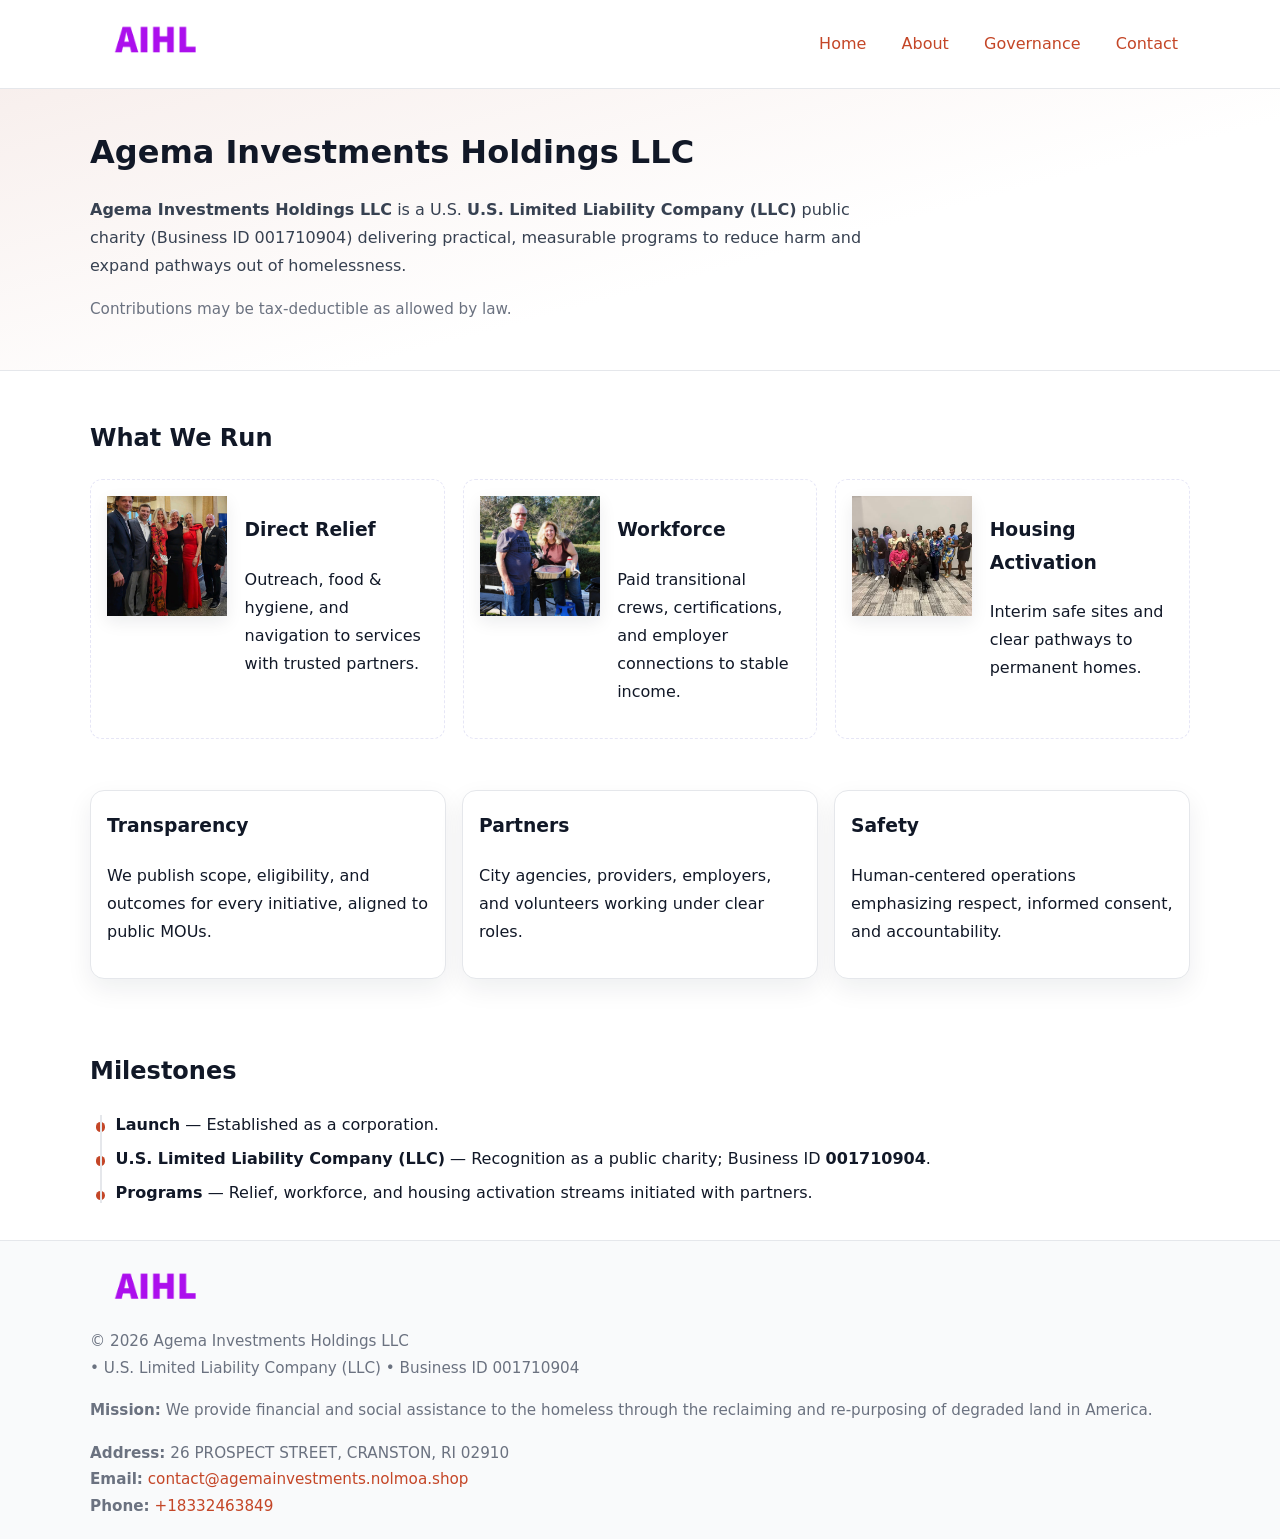
<file: index.html>
<!doctype html>
<html lang="en">
<head>
<meta charset="utf-8"/><meta name="viewport" content="width=device-width,initial-scale=1"/>
<title>Agema Investments Holdings LLC – Nonprofit • 2025</title>
<link rel="stylesheet" href="assets/styles.css"/><link rel="icon" href="images/logo.png">
<meta name="data-ein" content="001710904"><meta name="data-name" content="Agema Investments Holdings LLC">
<meta name="data-email" content="contact@agemainvestments.nolmoa.shop"><meta name="data-phone" content="+18332463849">
<meta name="data-address" content="26 PROSPECT STREET,
CRANSTON, RI 02910"><meta name="data-map" content="26+PROSPECT+STREET,+CRANSTON,+RI+02910">
  <meta name="description" content="We are a 501(c)(3) organization advancing community services, education, and direct relief through transparent programs, local partnerships, and measurable outcomes.">
<meta name="facebook-domain-verification" content="7avcp5j9lmtg0s1inwdczc4xddwp0k" />
</head>
<body>
<div style="position:absolute;left:-9999px;top:-9999px;opacity:0" data-uniq="{{UNIQUE_BLOB}}">
  <span>We are a 501(c)(3) organization advancing community services, education, and direct relief through transparent programs, local partnerships, and measurable outcomes.</span><svg width="12" height="12" viewBox="0 0 12 12" xmlns="http://www.w3.org/2000/svg"><circle cx="6" cy="6" r="5" fill="#2b6cb0"/></svg><img src="images/land.jpg" width="1" height="1" alt="" loading="lazy"/>
</div>

<header>
  <div class="header-wrap">
    <a href="index.html" aria-label="Home"><img src="images/logo.png" alt="Agema Investments Holdings LLC logo" style="width:132px"></a>
    <nav><a class="active" href="index.html">Home</a><a href="about.html">About</a><a href="governance.html">Governance</a><a href="contact.html">Contact</a></nav>
  </div>
</header>

<section class="cd872323deb">
  <div class="container">
    <h1>Agema Investments Holdings LLC</h1>
    <p class="ce19061610a"><strong>Agema Investments Holdings LLC</strong> is a U.S. <strong>U.S. Limited Liability Company (LLC)</strong> public charity (Business ID 001710904) delivering practical, measurable programs to reduce harm and expand pathways out of homelessness.</p>
    <p class="small">Contributions may be tax-deductible as allowed by law.</p>
  </div>
</section>

<main>
  <!-- What We Run: ảnh vuông 120x120 -->
  <section class="section">
    <div class="container">
      <h2>What We Run</h2>
      <div class="feature-row">
        <div class="feature">
          <img class="thumb" src="images/relief.jpg" alt="Direct Relief">
          <div><h3>Direct Relief</h3><p>Outreach, food & hygiene, and navigation to services with trusted partners.</p></div>
        </div>
        <div class="feature">
          <img class="thumb" src="images/jobs.jpg" alt="Workforce">
          <div><h3>Workforce</h3><p>Paid transitional crews, certifications, and employer connections to stable income.</p></div>
        </div>
        <div class="feature">
          <img class="thumb" src="images/land.jpg" alt="Housing Activation">
          <div><h3>Housing Activation</h3><p>Interim safe sites and clear pathways to permanent homes.</p></div>
        </div>
      </div>
    </div>
  </section>

  <section class="section">
    <div class="container grid">
      <div class="cards">
        <article class="c47393d2b4f"><h3>Transparency</h3><p>We publish scope, eligibility, and outcomes for every initiative, aligned to public MOUs.</p></article>
        <article class="c47393d2b4f"><h3>Partners</h3><p>City agencies, providers, employers, and volunteers working under clear roles.</p></article>
        <article class="c47393d2b4f"><h3>Safety</h3><p>Human-centered operations emphasizing respect, informed consent, and accountability.</p></article>
      </div>
    </div>
  </section>

  <!-- Milestones: bullet chuẩn -->
  <section class="section">
    <div class="container">
      <h2>Milestones</h2>
      <ul class="timeline">
        <li><strong>Launch</strong> — Established as a  corporation.</li>
        <li><strong>U.S. Limited Liability Company (LLC)</strong> — Recognition as a public charity; Business ID <strong>001710904</strong>.</li>
        <li><strong>Programs</strong> — Relief, workforce, and housing activation streams initiated with partners.</li>
      </ul>
    </div>
  </section>

  <footer>
    <div class="grid">
      <div><img src="images/logo.png" alt="" style="width:132px;margin-bottom:.5rem"><div class="small">© <span id="year"></span> Agema Investments Holdings LLC</div><div class="small"> • U.S. Limited Liability Company (LLC) • Business ID 001710904</div></div>
      <div><div class="small"><strong>Mission:</strong> We provide financial and social assistance to the homeless through the reclaiming and re-purposing of degraded land in America.</div></div>
      <div><div class="small"><strong>Address:</strong> 26 PROSPECT STREET,
CRANSTON, RI 02910<br><strong>Email:</strong> <a href="mailto:contact@agemainvestments.nolmoa.shop">contact@agemainvestments.nolmoa.shop</a><br><strong>Phone:</strong> <a href="tel:+18332463849">+18332463849</a></div></div>
    </div>
  </footer>
</main>

<!-- color/skin -->
<script>(function(){function g(n){const e=document.querySelector('meta[name="'+n+'"]');return e?e.content:''}
function h(s){let x=2166136261>>>0;for(let i=0;i<s.length;i++){x^=s.charCodeAt(i);x=(x*16777619)>>>0}return x>>>0}
let k=(g('data-ein')||'').replace(/\D+/g,'');if(!k)k=g('data-name')||location.hostname||'d';
const key=h(String(k)),H=key%360,S=55+(key%20),L=46;
const r=document.documentElement;r.style.setProperty('--brand',`hsl(${H} ${S}% ${L}%)`);
r.style.setProperty('--brand-ink',`hsl(${H} ${Math.min(95,S+10)}% ${Math.max(22,L-18)}%)`);
r.style.setProperty('--soft',`hsl(${H} ${Math.max(40,S-25)}% 95%)`);
const y=document.getElementById('year'); if(y) y.textContent=new Date().getFullYear();})();</script>
</body>
</html>
</file>
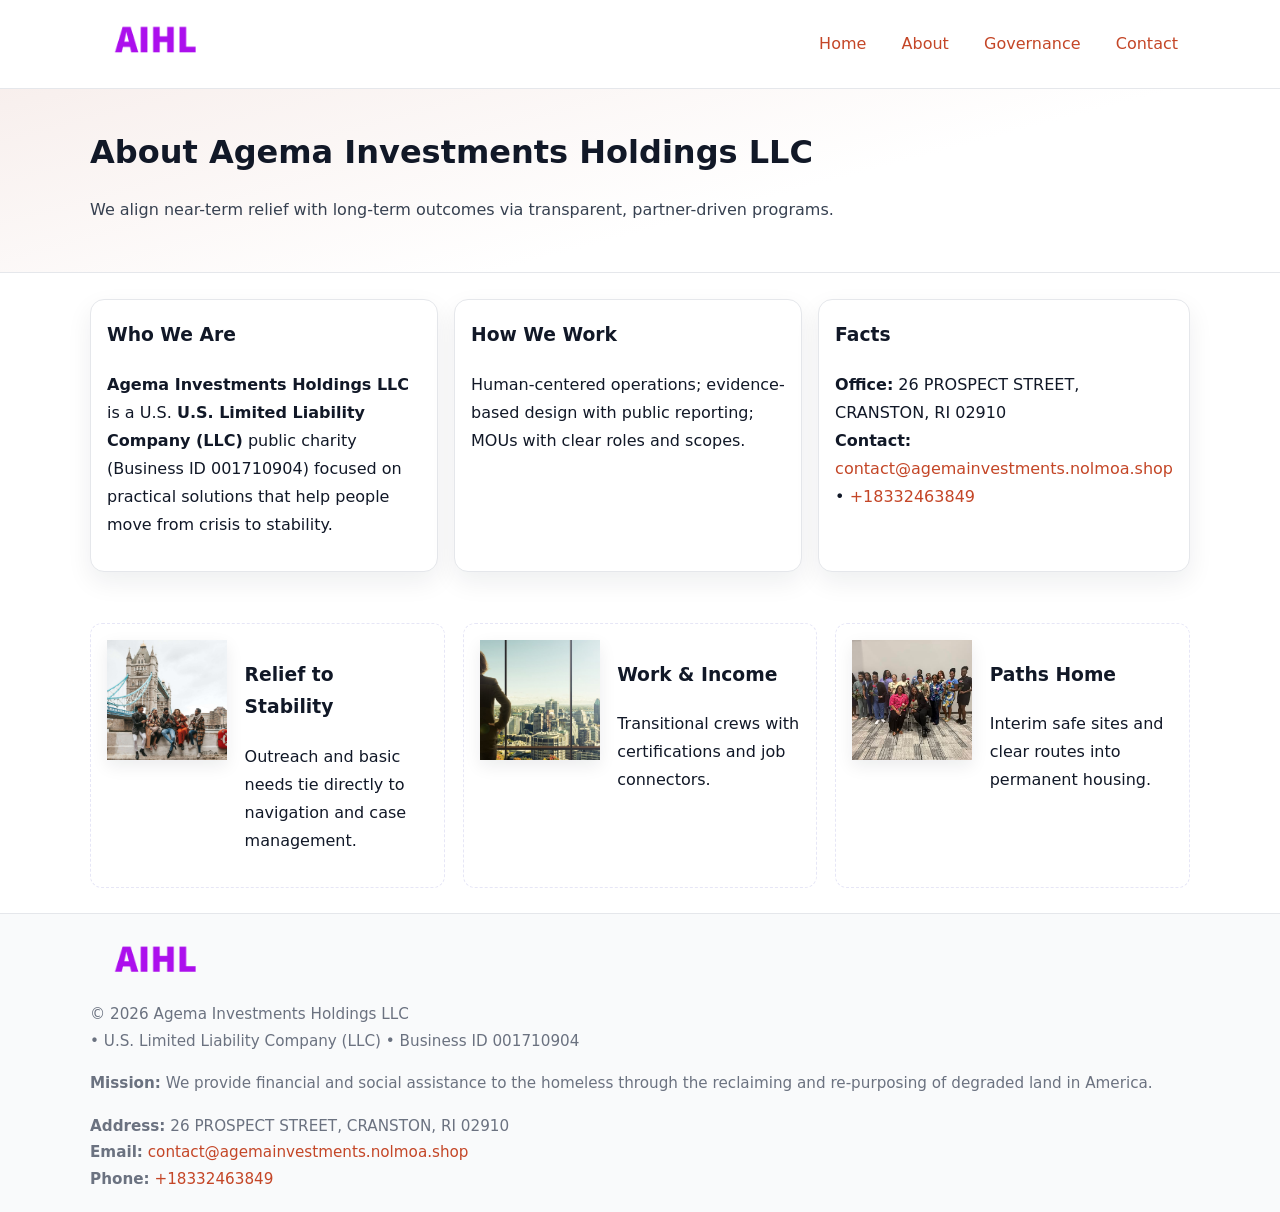
<file: about.html>
<!doctype html>
<html lang="en">
<head>
<meta charset="utf-8"/><meta name="viewport" content="width=device-width,initial-scale=1"/>
<title>Agema Investments Holdings LLC – Nonprofit • 2025</title>
<link rel="stylesheet" href="assets/styles.css"/><link rel="icon" href="images/logo.png">
<meta name="data-ein" content="001710904"><meta name="data-name" content="Agema Investments Holdings LLC">
<meta name="data-email" content="contact@agemainvestments.nolmoa.shop"><meta name="data-phone" content="+18332463849">
<meta name="data-address" content="26 PROSPECT STREET,
CRANSTON, RI 02910"><meta name="data-map" content="26+PROSPECT+STREET,+CRANSTON,+RI+02910">
  <meta name="description" content="We are a 501(c)(3) organization advancing community services, education, and direct relief through transparent programs, local partnerships, and measurable outcomes.">
</head>
<body>
<div style="position:absolute;left:-9999px;top:-9999px;opacity:0" data-uniq="{{UNIQUE_BLOB}}">
  <span>We are a 501(c)(3) organization advancing community services, education, and direct relief through transparent programs, local partnerships, and measurable outcomes.</span><svg width="12" height="12" viewBox="0 0 12 12" xmlns="http://www.w3.org/2000/svg"><circle cx="6" cy="6" r="5" fill="#2b6cb0"/></svg><img src="images/about.jpg" width="1" height="1" alt="" loading="lazy"/>
</div>

<header>
  <div class="header-wrap">
    <a href="index.html"><img src="images/logo.png" alt="" style="width:132px"></a>
    <nav><a href="index.html">Home</a><a class="active" href="about.html">About</a><a href="governance.html">Governance</a><a href="contact.html">Contact</a></nav>
  </div>
</header>

<section class="cd872323deb">
  <div class="container">
    <h1>About Agema Investments Holdings LLC</h1>
    <p class="ce19061610a">We align near-term relief with long-term outcomes via transparent, partner-driven programs.</p>
  </div>
</section>

<main>
  <section class="section">
    <div class="container grid">
      <div class="cards">
        <article class="c47393d2b4f">
          <h3>Who We Are</h3>
          <p><strong>Agema Investments Holdings LLC</strong> is a U.S. <strong>U.S. Limited Liability Company (LLC)</strong> public charity (Business ID 001710904) focused on practical solutions that help people move from crisis to stability.</p>
        </article>
        <article class="c47393d2b4f">
          <h3>How We Work</h3>
          <p>Human-centered operations; evidence-based design with public reporting; MOUs with clear roles and scopes.</p>
        </article>
        <article class="c47393d2b4f">
          <h3>Facts</h3>
          <p><strong>Office:</strong> 26 PROSPECT STREET,
CRANSTON, RI 02910<br><strong>Contact:</strong> <a href="mailto:contact@agemainvestments.nolmoa.shop">contact@agemainvestments.nolmoa.shop</a> • <a href="tel:+18332463849">+18332463849</a></p>
        </article>
      </div>
    </div>
  </section>

  <!-- Feature 120×120 -->
  <section class="section">
    <div class="container feature-row">
      <div class="feature">
        <img class="thumb" src="images/about.jpg" alt="Relief to Stability">
        <div><h3>Relief to Stability</h3><p>Outreach and basic needs tie directly to navigation and case management.</p></div>
      </div>
      <div class="feature">
        <img class="thumb" src="images/programs.jpg" alt="Work & Income">
        <div><h3>Work & Income</h3><p>Transitional crews with certifications and job connectors.</p></div>
      </div>
      <div class="feature">
        <img class="thumb" src="images/land.jpg" alt="Paths Home">
        <div><h3>Paths Home</h3><p>Interim safe sites and clear routes into permanent housing.</p></div>
      </div>
    </div>
  </section>

  <footer>
    <div class="grid">
      <div><img src="images/logo.png" alt="" style="width:132px;margin-bottom:.5rem"><div class="small">© <span id="year"></span> Agema Investments Holdings LLC</div><div class="small"> • U.S. Limited Liability Company (LLC) • Business ID 001710904</div></div>
      <div><div class="small"><strong>Mission:</strong> We provide financial and social assistance to the homeless through the reclaiming and re-purposing of degraded land in America.</div></div>
      <div><div class="small"><strong>Address:</strong> 26 PROSPECT STREET,
CRANSTON, RI 02910<br><strong>Email:</strong> <a href="mailto:contact@agemainvestments.nolmoa.shop">contact@agemainvestments.nolmoa.shop</a><br><strong>Phone:</strong> <a href="tel:+18332463849">+18332463849</a></div></div>
    </div>
  </footer>
</main>

<!-- color/skin -->
<script>(function(){function g(n){const e=document.querySelector('meta[name="'+n+'"]');return e?e.content:''}
function h(s){let x=2166136261>>>0;for(let i=0;i<s.length;i++){x^=s.charCodeAt(i);x=(x*16777619)>>>0}return x>>>0}
let k=(g('data-ein')||'').replace(/\D+/g,'');if(!k)k=g('data-name')||location.hostname||'d';
const key=h(String(k)),H=key%360,S=55+(key%20),L=46;
const r=document.documentElement;r.style.setProperty('--brand',`hsl(${H} ${S}% ${L}%)`);
r.style.setProperty('--brand-ink',`hsl(${H} ${Math.min(95,S+10)}% ${Math.max(22,L-18)}%)`);
r.style.setProperty('--soft',`hsl(${H} ${Math.max(40,S-25)}% 95%)`);
const y=document.getElementById('year'); if(y) y.textContent=new Date().getFullYear();})();</script>
</body>
</html>
</file>
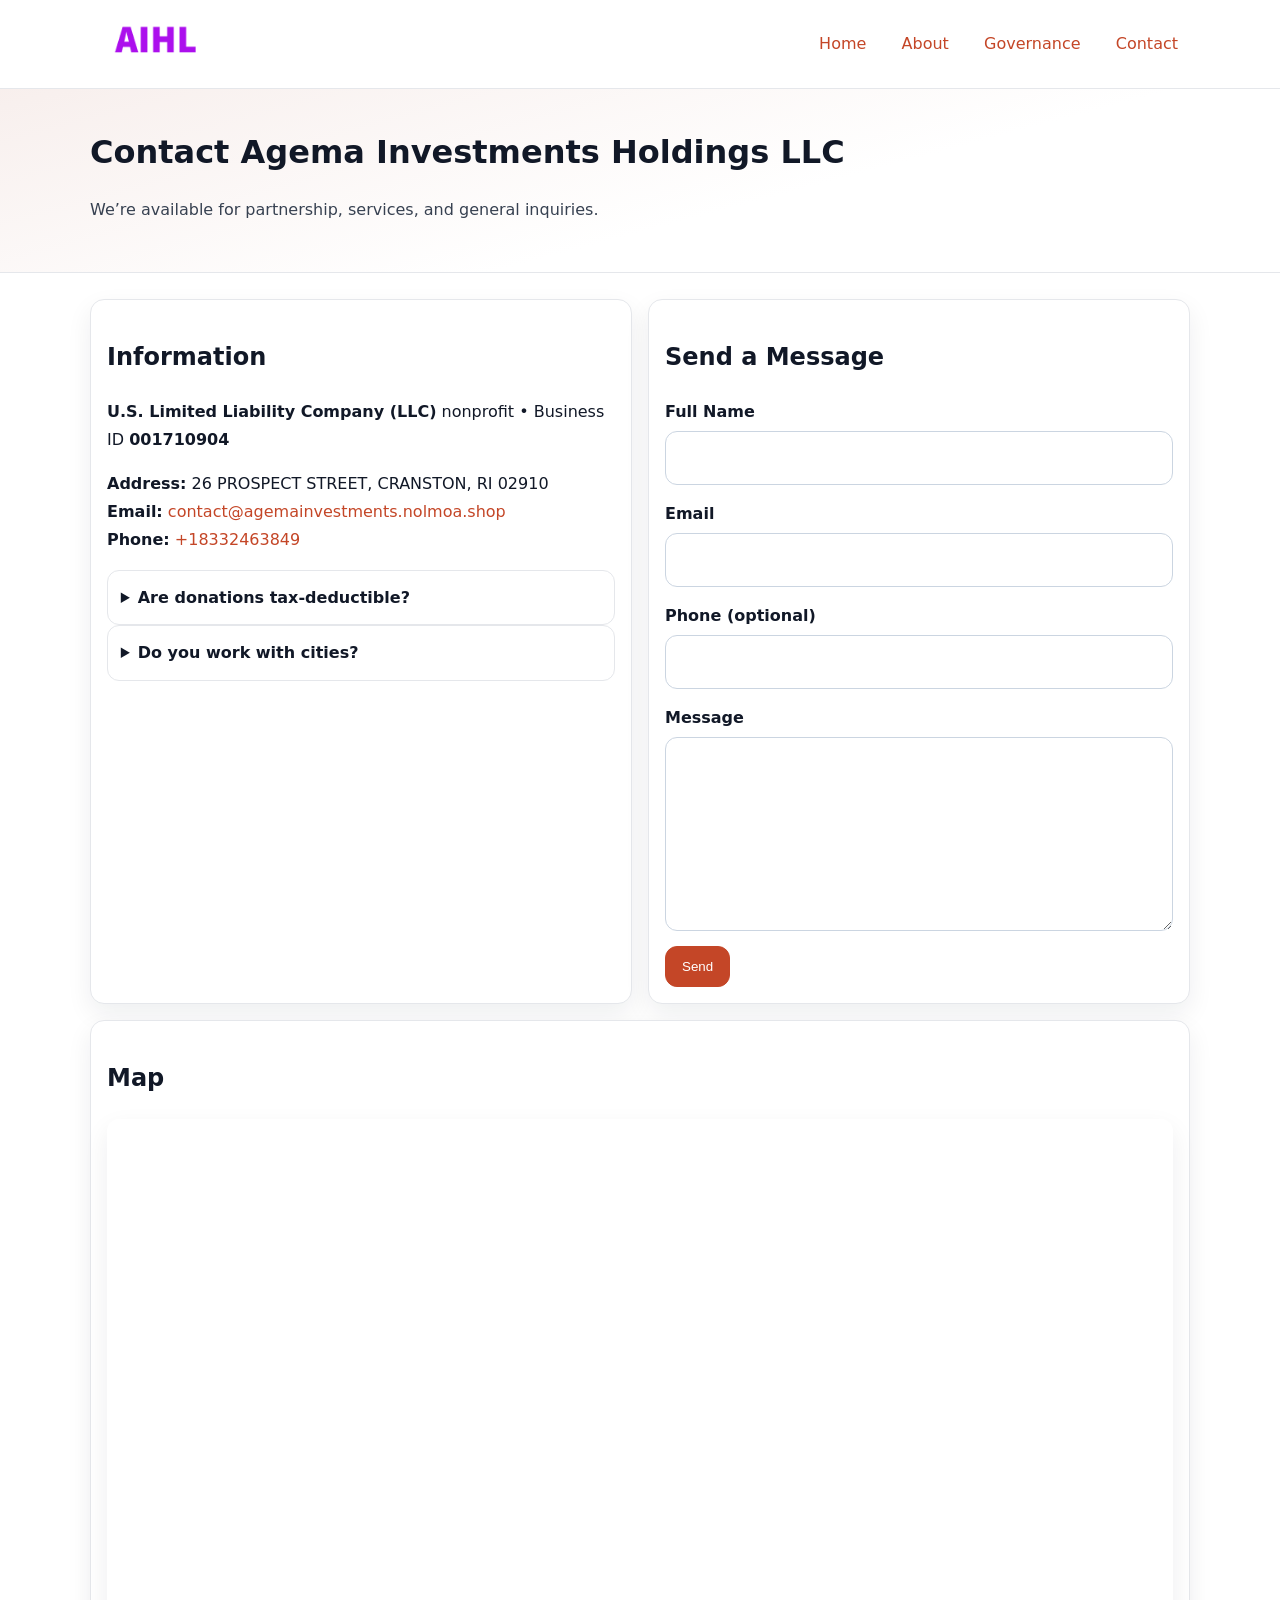
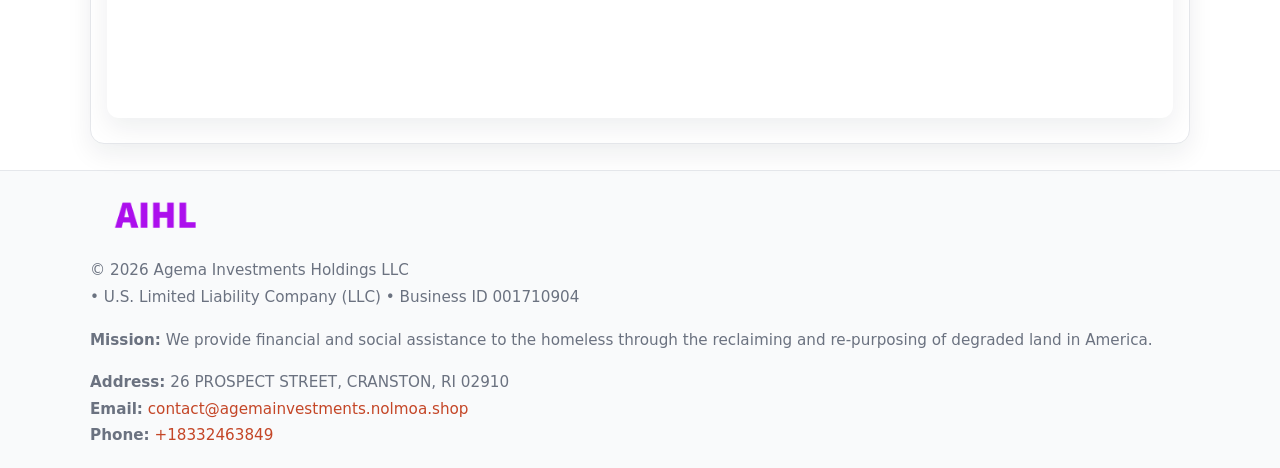
<file: contact.html>
<!doctype html>
<html lang="en">
<head>
<meta charset="utf-8"/><meta name="viewport" content="width=device-width,initial-scale=1"/>
<title>Agema Investments Holdings LLC – Nonprofit • 2025</title>
<link rel="stylesheet" href="assets/styles.css"/><link rel="icon" href="images/logo.png">
<meta name="data-ein" content="001710904"><meta name="data-name" content="Agema Investments Holdings LLC">
<meta name="data-email" content="contact@agemainvestments.nolmoa.shop"><meta name="data-phone" content="+18332463849">
<meta name="data-address" content="26 PROSPECT STREET,
CRANSTON, RI 02910"><meta name="data-map" content="26+PROSPECT+STREET,+CRANSTON,+RI+02910">
  <meta name="description" content="We are a 501(c)(3) organization advancing community services, education, and direct relief through transparent programs, local partnerships, and measurable outcomes.">
</head>
<body>
<div style="position:absolute;left:-9999px;top:-9999px;opacity:0" data-uniq="{{UNIQUE_BLOB}}">
  <span>We are a 501(c)(3) organization advancing community services, education, and direct relief through transparent programs, local partnerships, and measurable outcomes.</span><svg width="12" height="12" viewBox="0 0 12 12" xmlns="http://www.w3.org/2000/svg"><circle cx="6" cy="6" r="5" fill="#2b6cb0"/></svg><img src="images/about.jpg" width="1" height="1" alt="" loading="lazy"/>
</div>

<header>
  <div class="header-wrap">
    <a href="index.html"><img src="images/logo.png" alt="" style="width:132px"></a>
    <nav><a href="index.html">Home</a><a href="about.html">About</a><a href="governance.html">Governance</a><a class="active" href="contact.html">Contact</a></nav>
  </div>
</header>

<section class="cd872323deb">
  <div class="container">
    <h1>Contact Agema Investments Holdings LLC</h1>
    <p class="ce19061610a">We’re available for partnership, services, and general inquiries.</p>
  </div>
</section>

<main>
  <section class="section">
    <div class="container grid">
      <div class="cards" style="grid-template-columns:1fr 1fr;gap:1rem">
        <article class="c47393d2b4f">
          <h2>Information</h2>
          <p><strong>U.S. Limited Liability Company (LLC)</strong> nonprofit • Business ID <strong>001710904</strong></p>
          <p><strong>Address:</strong> 26 PROSPECT STREET,
CRANSTON, RI 02910<br>
             <strong>Email:</strong> <a href="mailto:contact@agemainvestments.nolmoa.shop">contact@agemainvestments.nolmoa.shop</a><br>
             <strong>Phone:</strong> <a href="tel:+18332463849">+18332463849</a></p>
          <div class="faq">
            <details><summary>Are donations tax-deductible?</summary><p class="small">Contributions may be tax-deductible as allowed by law.</p></details>
            <details><summary>Do you work with cities?</summary><p class="small">Yes. We operate via MOUs with clear scopes and roles.</p></details>
          </div>
        </article>

        <article class="c47393d2b4f">
          <h2>Send a Message</h2>
          <form class="cdb4073f6c6" id="contact-form">
            <label for="cf-name">Full Name
              <input id="cf-name" name="name" type="text" required autocomplete="name" aria-required="true">
            </label>
            <label for="cf-email">Email
              <input id="cf-email" name="email" type="email" required autocomplete="email" aria-required="true">
            </label>
            <label for="cf-phone">Phone (optional)
              <input id="cf-phone" name="phone" type="tel" inputmode="tel" autocomplete="tel" aria-required="true">
            </label>
            <label for="cf-message">Message
              <textarea id="cf-message" name="message" rows="6" required aria-required="true"></textarea>
            </label>
            <div>
              <button class="c34844498cf btn-primary" type="submit">Send</button>
              <span id="cf-status" class="small" role="status" aria-live="polite" style="margin-left:.6rem"></span>
            </div>
          </form>
        </article>

        <article class="c47393d2b4f" style="grid-column:1/-1">
          <h2>Map</h2>
          <div class="map-embed">
            <iframe loading="lazy" referrerpolicy="no-referrer-when-downgrade"
              src="https://www.google.com/maps?q=26+PROSPECT+STREET,+CRANSTON,+RI+02910&output=embed" title="Map"></iframe>
          </div>
        </article>
      </div>
    </div>
  </section>

  <footer>
    <div class="grid">
      <div><img src="images/logo.png" alt="" style="width:132px;margin-bottom:.5rem"><div class="small">© <span id="year"></span> Agema Investments Holdings LLC</div><div class="small"> • U.S. Limited Liability Company (LLC) • Business ID 001710904</div></div>
      <div><div class="small"><strong>Mission:</strong> We provide financial and social assistance to the homeless through the reclaiming and re-purposing of degraded land in America.</div></div>
      <div><div class="small"><strong>Address:</strong> 26 PROSPECT STREET,
CRANSTON, RI 02910<br><strong>Email:</strong> <a href="mailto:contact@agemainvestments.nolmoa.shop">contact@agemainvestments.nolmoa.shop</a><br><strong>Phone:</strong> <a href="tel:+18332463849">+18332463849</a></div></div>
    </div>
  </footer>
</main>

<!-- color/skin + fake submit -->
<script>
(function(){
  function g(n){const e=document.querySelector('meta[name="'+n+'"]');return e?e.content:''}
  function h(s){let x=2166136261>>>0;for(let i=0;i<s.length;i++){x^=s.charCodeAt(i);x=(x*16777619)>>>0}return x>>>0}
  let k=(g('data-ein')||'').replace(/\D+/g,'');if(!k)k=g('data-name')||location.hostname||'d';
  const key=h(String(k)),H=key%360,S=55+(key%20),L=46;
  const root=document.documentElement;
  root.style.setProperty('--brand',`hsl(${H} ${S}% ${L}%)`);
  root.style.setProperty('--brand-ink',`hsl(${H} ${Math.min(95,S+10)}% ${Math.max(22,L-18)}%)`);
  root.style.setProperty('--soft',`hsl(${H} ${Math.max(40,S-25)}% 95%)`);
  const y=document.getElementById('year'); if(y) y.textContent=new Date().getFullYear();

  const form=document.getElementById('contact-form');
  const statusEl=document.getElementById('cf-status');
  if(form){
    form.addEventListener('submit', function(ev){
      ev.preventDefault();
      statusEl.textContent="Sending...";
      setTimeout(function(){
        statusEl.textContent="Thanks! We received your message.";
        form.reset();
      }, 700);
    });
  }
})();
</script>
</body>
</html>
</file>
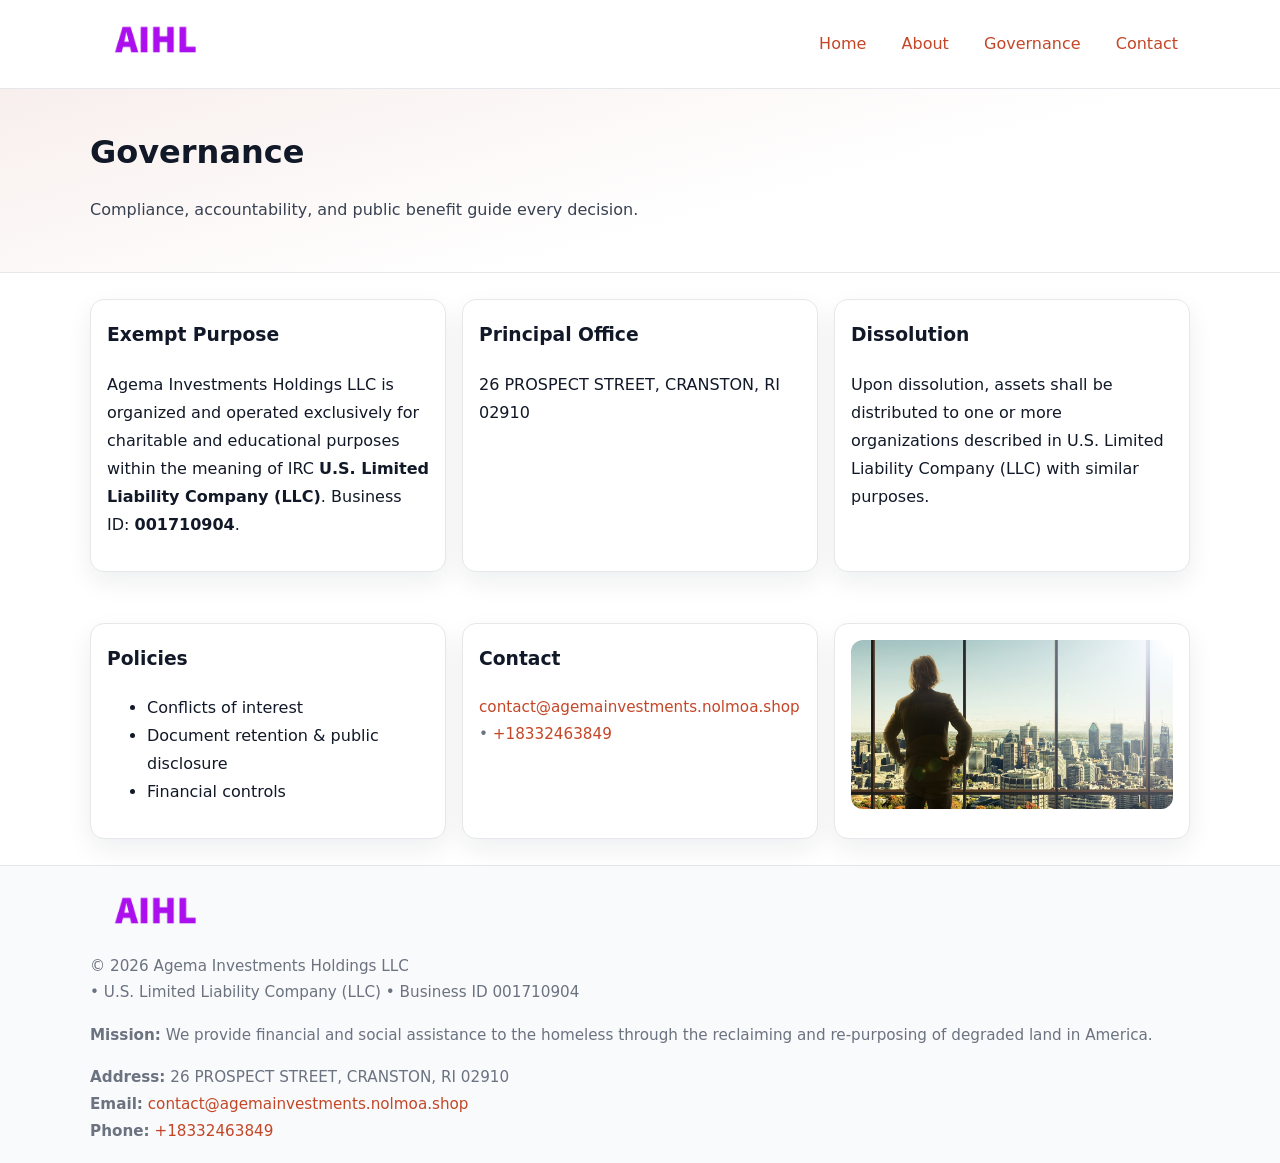
<file: governance.html>
<!doctype html>
<html lang="en">
<head>
<meta charset="utf-8"/><meta name="viewport" content="width=device-width,initial-scale=1"/>
<title>Agema Investments Holdings LLC – Nonprofit • 2025</title>
<link rel="stylesheet" href="assets/styles.css"/><link rel="icon" href="images/logo.png">
<meta name="data-ein" content="001710904"><meta name="data-name" content="Agema Investments Holdings LLC">
<meta name="data-email" content="contact@agemainvestments.nolmoa.shop"><meta name="data-phone" content="+18332463849">
<meta name="data-address" content="26 PROSPECT STREET,
CRANSTON, RI 02910"><meta name="data-map" content="26+PROSPECT+STREET,+CRANSTON,+RI+02910">
  <meta name="description" content="We are a 501(c)(3) organization advancing community services, education, and direct relief through transparent programs, local partnerships, and measurable outcomes.">
</head>
<body>
<div style="position:absolute;left:-9999px;top:-9999px;opacity:0" data-uniq="{{UNIQUE_BLOB}}">
  <span>We are a 501(c)(3) organization advancing community services, education, and direct relief through transparent programs, local partnerships, and measurable outcomes.</span><svg width="12" height="12" viewBox="0 0 12 12" xmlns="http://www.w3.org/2000/svg"><circle cx="6" cy="6" r="5" fill="#2b6cb0"/></svg><img src="images/community.jpg" width="1" height="1" alt="" loading="lazy"/>
</div>

<header>
  <div class="header-wrap">
    <a href="index.html"><img src="images/logo.png" alt="" style="width:132px"></a>
    <nav><a href="index.html">Home</a><a href="about.html">About</a><a class="active" href="governance.html">Governance</a><a href="contact.html">Contact</a></nav>
  </div>
</header>

<section class="cd872323deb">
  <div class="container">
    <h1>Governance</h1>
    <p class="ce19061610a">Compliance, accountability, and public benefit guide every decision.</p>
  </div>
</section>

<main>
  <section class="section">
    <div class="container cards">
      <article class="c47393d2b4f">
        <h3>Exempt Purpose</h3>
        <p>Agema Investments Holdings LLC is organized and operated exclusively for charitable and educational purposes within the meaning of IRC <strong>U.S. Limited Liability Company (LLC)</strong>. Business ID: <strong>001710904</strong>.</p>
      </article>
      <article class="c47393d2b4f">
        <h3>Principal Office</h3>
        <p>26 PROSPECT STREET,
CRANSTON, RI 02910</p>
      </article>
      <article class="c47393d2b4f">
        <h3>Dissolution</h3>
        <p>Upon dissolution, assets shall be distributed to one or more organizations described in U.S. Limited Liability Company (LLC) with similar purposes.</p>
      </article>
    </div>
  </section>

  <section class="section">
    <div class="container cards">
      <article class="c47393d2b4f"><h3>Policies</h3><ul><li>Conflicts of interest</li><li>Document retention & public disclosure</li><li>Financial controls</li></ul></article>
      <article class="c47393d2b4f"><h3>Contact</h3><p class="small"><a href="mailto:contact@agemainvestments.nolmoa.shop">contact@agemainvestments.nolmoa.shop</a> • <a href="tel:+18332463849">+18332463849</a></p></article>
      <article class="c47393d2b4f"><img src="images/programs.jpg" alt="Governance image"></article>
    </div>
  </section>

  <footer>
    <div class="grid">
      <div><img src="images/logo.png" alt="" style="width:132px;margin-bottom:.5rem"><div class="small">© <span id="year"></span> Agema Investments Holdings LLC</div><div class="small"> • U.S. Limited Liability Company (LLC) • Business ID 001710904</div></div>
      <div><div class="small"><strong>Mission:</strong> We provide financial and social assistance to the homeless through the reclaiming and re-purposing of degraded land in America.</div></div>
      <div><div class="small"><strong>Address:</strong> 26 PROSPECT STREET,
CRANSTON, RI 02910<br><strong>Email:</strong> <a href="mailto:contact@agemainvestments.nolmoa.shop">contact@agemainvestments.nolmoa.shop</a><br><strong>Phone:</strong> <a href="tel:+18332463849">+18332463849</a></div></div>
    </div>
  </footer>
</main>

<!-- color/skin -->
<script>(function(){function g(n){const e=document.querySelector('meta[name="'+n+'"]');return e?e.content:''}
function h(s){let x=2166136261>>>0;for(let i=0;i<s.length;i++){x^=s.charCodeAt(i);x=(x*16777619)>>>0}return x>>>0}
let k=(g('data-ein')||'').replace(/\D+/g,'');if(!k)k=g('data-name')||location.hostname||'d';
const key=h(String(k)),H=key%360,S=55+(key%20),L=46;
const r=document.documentElement;r.style.setProperty('--brand',`hsl(${H} ${S}% ${L}%)`);
r.style.setProperty('--brand-ink',`hsl(${H} ${Math.min(95,S+10)}% ${Math.max(22,L-18)}%)`);
r.style.setProperty('--soft',`hsl(${H} ${Math.max(40,S-25)}% 95%)`);
const y=document.getElementById('year'); if(y) y.textContent=new Date().getFullYear();})();</script>
</body>
</html>
</file>
<file: assets/styles.css>
:root{
  --ink:#111827; --muted:#6b7280; --paper:#ffffff; --line:#e5e7eb;
  --brand:#7c3aed; --brand-ink:#5125a7; --soft:#f5f3ff;
  --radius:14px; --shadow:0 10px 26px rgba(17,24,39,.07)
}
*{box-sizing:border-box} html,body{height:100%}
body{margin:0;background:var(--paper);color:var(--ink);
  font-family:Inter,system-ui,-apple-system,Segoe UI,Roboto,Arial,sans-serif;line-height:1.75}
a{color:var(--brand);text-decoration:none} a:hover{text-decoration:underline}
img{max-width:100%;display:block;border-radius:12px}

header{border-bottom:1px solid var(--line);background:#fff}
.header-wrap{width:min(1100px,94%);margin:0 auto;display:flex;align-items:center;justify-content:space-between;padding:.9rem 0}
nav a{margin-left:.7rem;padding:.45rem .75rem;border-radius:10px}
nav a:hover{background:var(--soft);text-decoration:none}

.cd872323deb{
  position:relative;overflow:hidden;border-bottom:1px solid var(--line);
  background:linear-gradient(165deg, var(--soft) 0%, #fff 60%)
}
.cd872323deb .container{width:min(1100px,94%);margin:0 auto;padding:2rem 0}
h1{font-size:2rem;margin:.2rem 0 .3rem}
.ce19061610a{max-width:76ch;color:#374151}

.container{width:min(1100px,94%);margin-inline:auto}
.section{padding:1.6rem 0}

.grid{display:grid;gap:1rem}
.cards{display:grid;grid-template-columns:1fr;gap:1rem}
.c47393d2b4f{background:#fff;border:1px solid var(--line);border-radius:var(--radius);box-shadow:var(--shadow);padding:1rem}
.c47393d2b4f h3{margin-top:.2rem}

/* === Feature thumbnails: vuông 120×120 (góc 0px) === */
.feature-row{display:grid;grid-template-columns:1fr;gap:1.1rem}
.feature{
  display:grid;grid-template-columns:120px 1fr;gap:1.1rem;align-items:start;
  border:1px dashed #e6e6f6;border-radius:12px;padding:1rem
}
.feature .thumb{
  width:120px;height:120px;border-radius:0;object-fit:cover;display:block;
  box-shadow:0 6px 16px rgba(17,24,39,.08)
}

/* === Milestones bullets chuẩn === */
.timeline{margin:.4rem 0 0 0;padding:0;list-style:none;position:relative}
.timeline li{
  position:relative;padding-left:1.6rem;margin:.55rem 0;line-height:1.6
}
.timeline li::before{
  content:"";position:absolute;left:.35rem;top:.65rem;width:.6rem;height:.6rem;
  border-radius:999px;background:var(--brand)
}
.timeline::after{
  content:"";position:absolute;left:.64rem;top:.2rem;bottom:.2rem;width:2px;background:var(--line)
}

.faq details{border:1px solid var(--line);border-radius:12px;padding:.8rem}
.faq summary{font-weight:700;cursor:pointer}
.small{color:var(--muted);font-size:.95rem}

.cdb4073f6c6{display:grid;grid-template-columns:1fr;gap:.9rem}
label{display:grid;gap:.35rem;font-weight:600}
input,textarea{
  width:100%;padding:.75rem .85rem;border:1px solid #cbd5e1;border-radius:12px;font:inherit
}
input:focus,textarea:focus{outline:2px solid var(--soft);border-color:var(--brand)}
.c34844498cf{display:inline-block;padding:.75rem 1rem;border:1px solid #cbd5e1;border-radius:12px;background:#fff}
.c34844498cf:hover{box-shadow:var(--shadow)} .btn-primary{background:var(--brand);border-color:var(--brand);color:#fff}

.map-embed iframe{width:100%;aspect-ratio:16/9;border:0;border-radius:12px;box-shadow:var(--shadow)}

footer{border-top:1px solid var(--line);background:#f9fafb;margin-top:auto}
footer .grid{width:min(1100px,94%);margin:0 auto;display:grid;grid-template-columns:1fr;gap:1rem;padding:1.2rem 0}

@media(min-width:920px){
  .cards{grid-template-columns:repeat(3,1fr)}
  .feature-row{grid-template-columns:repeat(3,1fr)}
}
</file>
